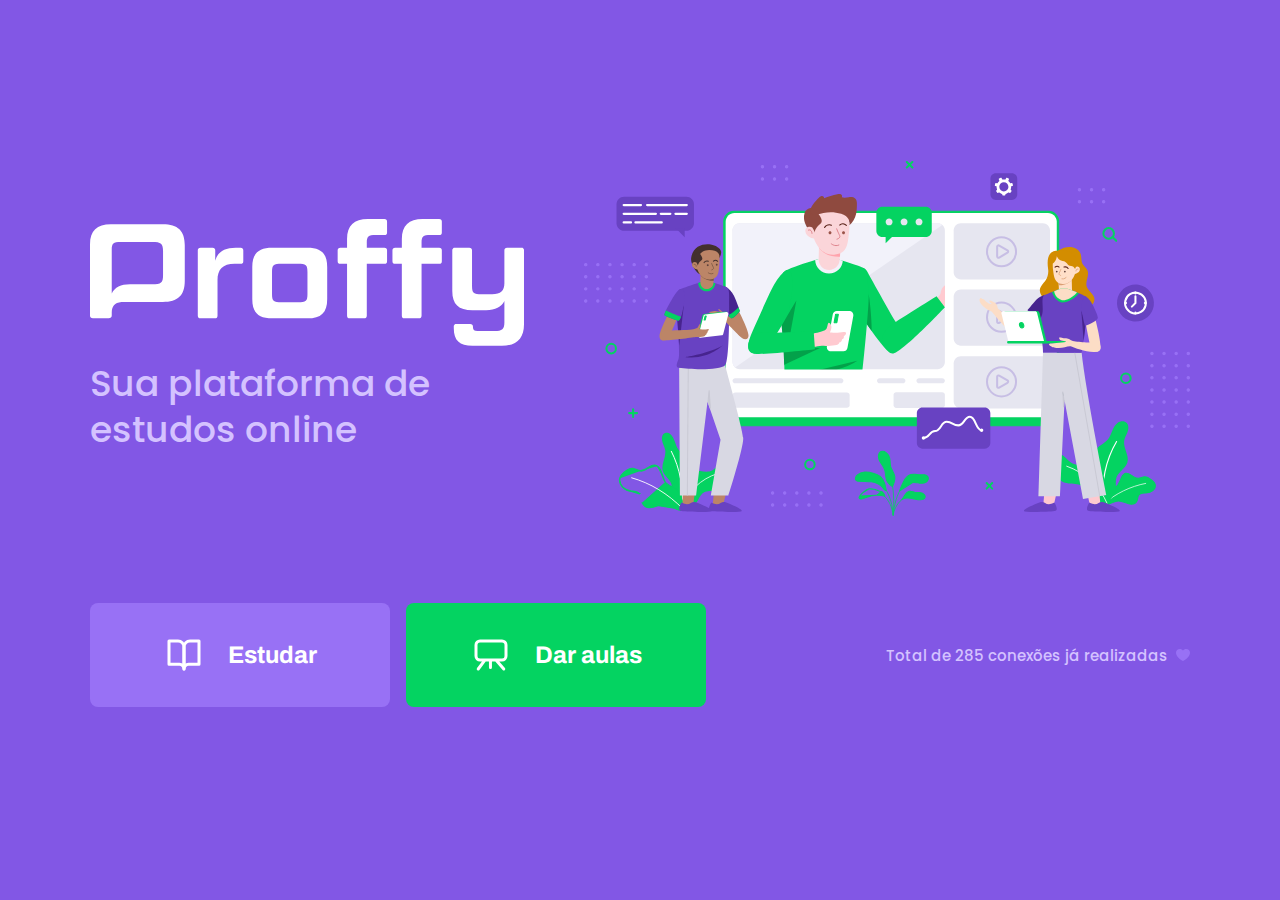
<file: index.html>
<!DOCTYPE html>
<html lang="pt-br">
  <head>
    <meta charset="UTF-8" />
    <meta http-equiv="X-UA-Compatible" content="IE=edge" />
    <meta name="viewport" content="width=device-width, initial-scale=1.0" />
    <meta name="theme-color" content="#8257E5" />
    <title>Proffy | Sua plataforma de estudos online</title>
    <link rel="shortcut icon" href="./images/favicon.png" type="image/x-icon" />

    <link rel="stylesheet" href="./styles/main.css" />
    <link rel="stylesheet" href="./styles/partials/page-landing.css" />
    <link rel="stylesheet" href="./styles/responsive.css" />
  </head>
  <body id="page-landing">
    <div id="container">
      <div class="logo-container">
        <img src="./images/logo.svg" alt="logo Proffy" />
        <h2>Sua plataforma de estudos online</h2>
      </div>

      <img
        class="hero-image"
        src="./images/landing.svg"
        alt="Plataforma de estudos"
      />

      <div class="buttons-container">
        <a class="study" href="./study.html">
          <img src="./images/icons/study.svg" alt="Estudar" />Estudar
        </a>
        <a class="give-classes" href="./give-classes.html">
          <img src="./images/icons/give-classes.svg" alt="Dar aulas" />Dar aulas
        </a>
      </div>

      <p class="total-connections">
        Total de 285 conexões já realizadas
        <img src="./images/icons/purple-heart.svg" alt="Coração roxo" />
      </p>
    </div>
  </body>
</html>
</file>
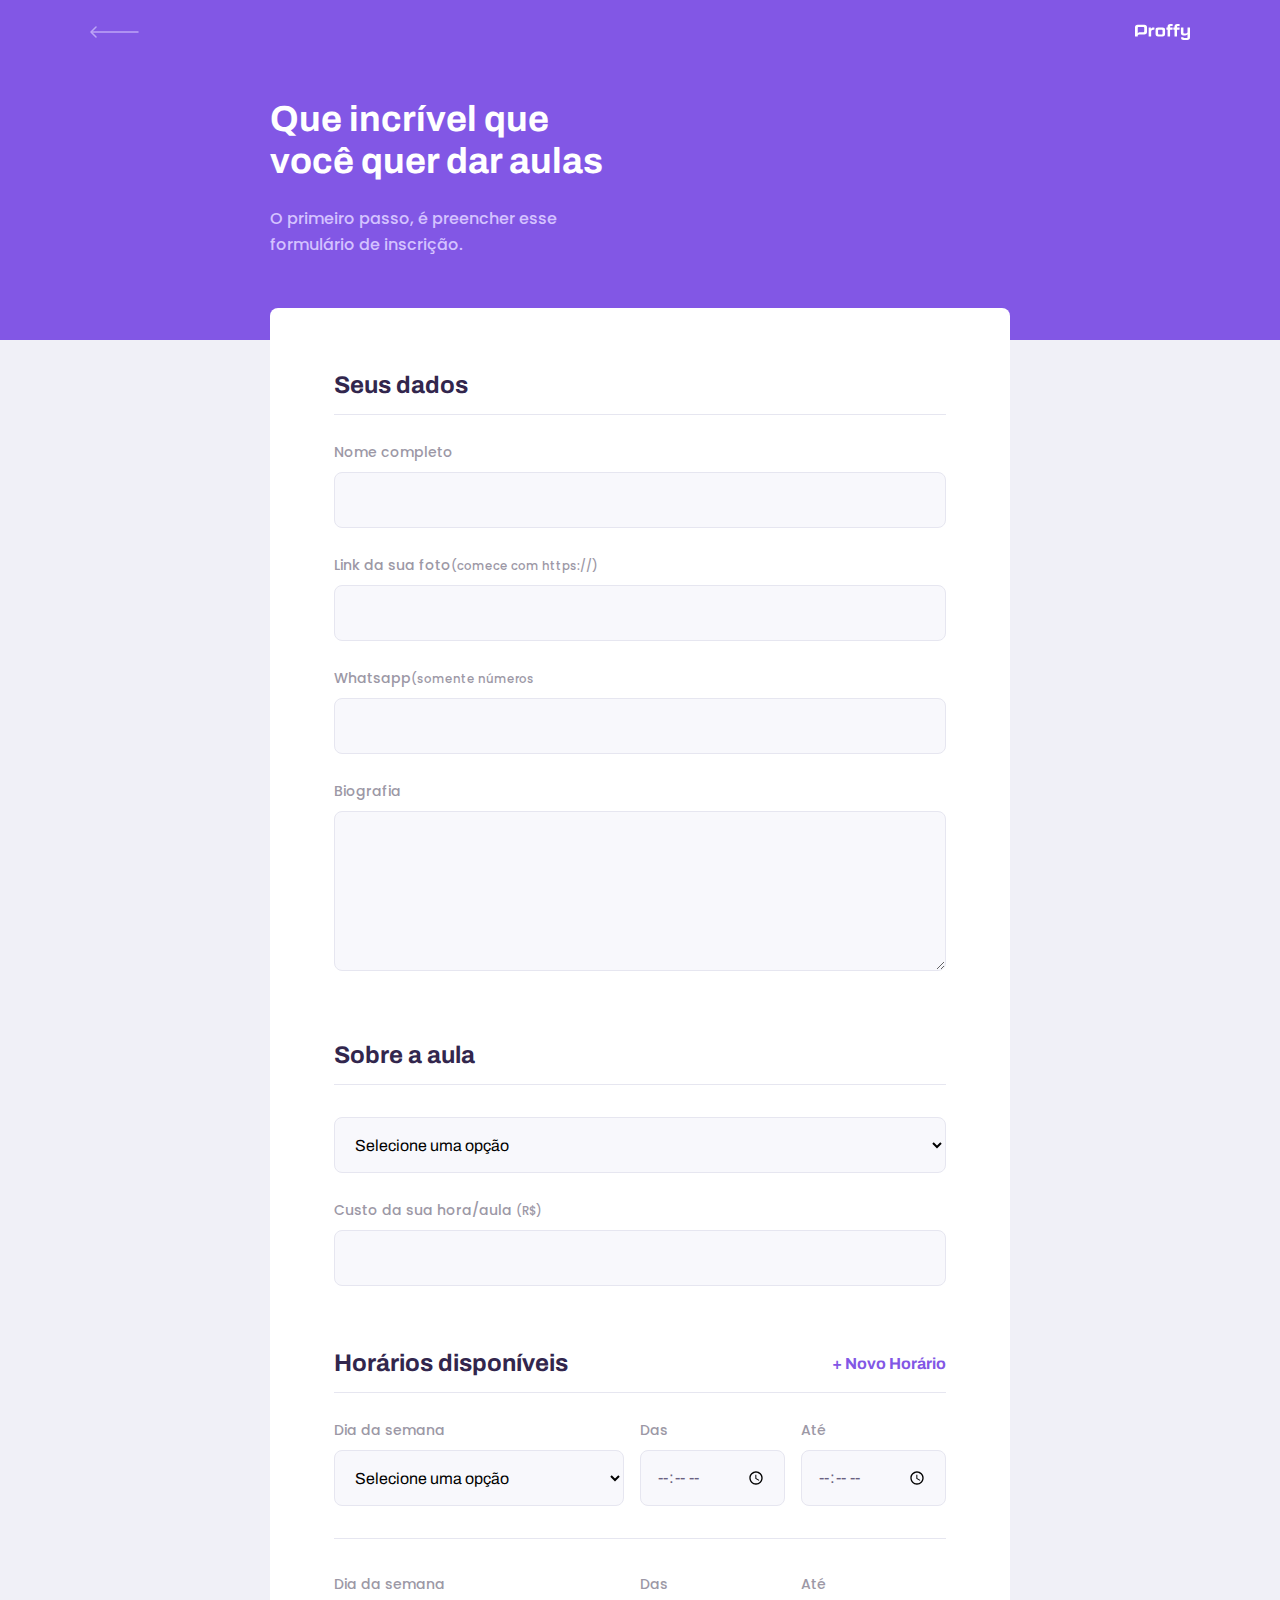
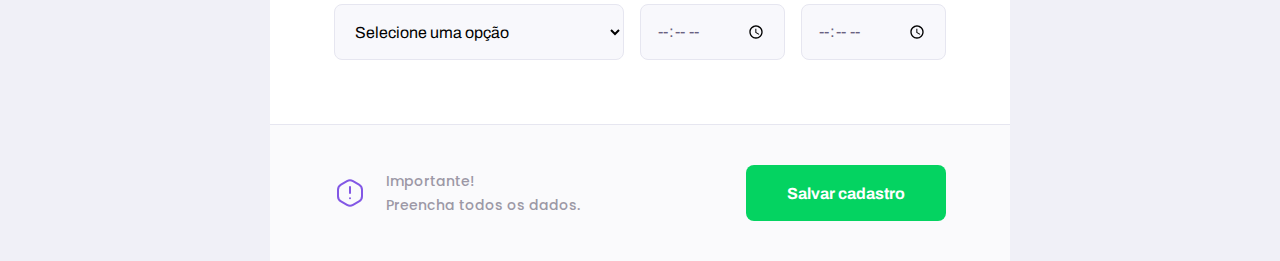
<file: give-classes.html>
<!DOCTYPE html>
<html lang="pt-br">
  <head>
    <meta charset="UTF-8" />
    <meta http-equiv="X-UA-Compatible" content="IE=edge" />
    <meta name="viewport" content="width=device-width, initial-scale=1.0" />
    <meta name="theme-color" content="#8257E5" />
    <title>Proffy | Sua plataforma de estudos online</title>
    <link rel="shortcut icon" href="./images/favicon.png" type="image/x-icon" />

    <link rel="stylesheet" href="./styles/main.css" />
    <link rel="stylesheet" href="./styles/partials/header.css" />
    <link rel="stylesheet" href="./styles/partials/page-give-classes.css" />
    <link rel="stylesheet" href="./styles/partials/forms.css">
    <link rel="stylesheet" href="./styles/responsive.css" />
  </head>

  <body id="page-give-classes">
    <div id="container">
      <header class="page-header">
        <div class="top-bar-container">
          <a href="./index.html">
            <img src="./images/icons/back.svg" alt="Voltar a home" />
          </a>
          <img src="./images/logo.svg" alt="Logo Proffy" />
        </div>

        <div class="header-content">
          <strong>Que incrível que você quer dar aulas</strong>
          <p>O primeiro passo, é preencher esse formulário de inscrição.</p>
        </div>
      </header>

      <main>
        <form action="" id="create-class">
          <fieldset>
            <legend>Seus dados</legend>
            <div class="input-block">
              <label for="name">Nome completo</label>
              <input type="text" name="name" id="name" required />
            </div>
            <div class="input-block">
              <label for="avatar">Link da sua foto<small>(comece com https://)</small></label>
              <input type="url" name="avatar" id="avatar" required />
            </div>
            <div class="input-block">
              <label for="whatsapp">Whatsapp<small>(somente números</small></label
              ><input type="number" name="whatsapp" id="whatsapp" required />
            </div>
            <div class="textarea-block">
              <label for="bio">Biografia</label>
              <textarea name="bio" id="bio" required></textarea></div>
          </fieldset>

          <fieldset>
            <legend>Sobre a aula</legend>
            <div class="select-block">
              <label for="subject"></label>
              <select name="subject" id="subject" required>
                <option value="">Selecione uma opção</option>
                <option value="1">Artes</option>
                <option value="2">Biologia</option>
                <option value="3">Ciências</option>
                <option value="4">Educação Física</option>
                <option value="5">Física</option>
                <option value="6">Geografia</option>
                <option value="7">História</option>
                <option value="8">Matemática</option>
                <option value="9">Português</option>
                <option value="10">Química</option>
              </select>
            </div>

            <div class="input-block">
              <label for="cost">Custo da sua hora/aula
                <small>(R$)</small>
              </label>
              <input type="number" name="cost" id="cost" required>
            </div>
          </fieldset>

          <fieldset id="schedule-items">
            <legend>Horários disponíveis
              <button id="add-time">+ Novo Horário</button>
            </legend>

            <div class="schedule-item">
              <div class="select-block">
                <label for="weekday">Dia da semana</label>
                <select name="weekday[]" id="weekday" required>
                  <option value="">Selecione uma opção</option>
                  <option value="0">Domingo</option>
                  <option value="1">Segunda-feira</option>
                  <option value="2">Terça-feira</option>
                  <option value="3">Quarta-feira</option>
                  <option value="4">Quinta-feira</option>
                  <option value="5">Sexta-feira</option>
                  <option value="6">Sábado</option>
                </select>
              </div>

              <div class="input-block">
                <label for="time_from">Das</label>
                <input type="time" name="time_from[]" required>
              </div>

              <div class="input-block">
                <label for="time_to">Até</label>
                <input type="time" name="time_to[]" required>
              </div>
            </div>

            <div class="schedule-item">
              <div class="select-block">
                <label for="weekday">Dia da semana</label>
                <select name="weekday[]" id="weekday" required>
                  <option value="">Selecione uma opção</option>
                  <option value="0">Domingo</option>
                  <option value="1">Segunda-feira</option>
                  <option value="2">Terça-feira</option>
                  <option value="3">Quarta-feira</option>
                  <option value="4">Quinta-feira</option>
                  <option value="5">Sexta-feira</option>
                  <option value="6">Sábado</option>
                </select>
              </div>

              <div class="input-block">
                <label for="time_from">Das</label>
                <input type="time" name="time_from[]" required>
              </div>

              <div class="input-block">
                <label for="time_to">Até</label>
                <input type="time" name="time_to[]" required>
              </div>
            </div>
          </fieldset>
        </form>

        <footer>
          <p>
            <img src="./images/icons/warning.svg" alt="Aviso importante">
            Importante! <br> Preencha todos os dados.
          </p>
          <button type="submit" form="create-class">Salvar cadastro</button>
        </footer>
      </main>
    </div>
  </body>
</html>
</file>
<file: styles/main.css>
@import url('https://fonts.googleapis.com/css2?family=Archivo:wght@400;600;700&family=Poppins:wght@400;600;700&display=swap');


:root {
  font-size: 60%;
  
  --background: #F0F0F7;
  --primary: #8257E5;
  --primary-light: #916BEA;
  --primary-lighter: #9871F5;
  --primary-dark: #774DD6;
  --primary-darker: #6842C2;
  --secondary: #04D361;
  --secondary-dark: #04BF58;

  --title-in-primary: #FFFFFF;
  --text-in-primary: #D4C2FF;
  --text-title: #32264D;
  --text-complement: #9C98A6;
  --text-base: #6A6180;
  
  --line-in-white: #E6E6F0;
  --input-background: #F8F8FC;
  --box-footer: #FAFAFC;
  --box-base: #FFFFFF;
  --button-text: #FFFFFF;
  --small-info: #C1BCCC;
}

* {
  box-sizing: border-box;
  margin: 0;
  padding: 0;
}

html,
body {
  height: 100vh;

}

body {
  background: var(--background);
  display: flex;
  align-items: center;
  justify-content: center;
}

body,
input,
button,
textarea {
  font-weight: 500;
  font-family: 'Poppins', sans-serif;
  font-size: 1.6rem;
  color: var(--text-base);
}

a {
  text-decoration: none;
}

#container {
  width: 90vw;
  max-width: 700px;
}
</file>
<file: styles/partials/page-landing.css>
:root {
  font-size: 40%;
}

#page-landing {
  background: var(--primary);
}

#page-landing #container {
  color: var(--text-in-primary);
}

.logo-container {
  text-align: center;
  margin-bottom: 3.2rem;
}

.logo-container img {
  height: 10rem;
}

.logo-container h2 {
  font-size: 3.6rem;
  line-height: 4.6rem;
  font-weight: 500;
  margin-top: 0.8rem;
}

.hero-image {
  width: 100%;
}

.buttons-container {
  display: flex;
  justify-content: center;
  margin: 3.2rem 0;
}

.buttons-container a {
  width: 30rem;
  height: 10.4rem;
  display: flex;
  align-items: center;
  justify-content: center;
  border-radius: 0.8rem;
  margin-right: 1.6rem;
  font: 700 2.4rem Archivo;
  color: var(--title-in-primary);
  transition: background 0.2s;
}

.buttons-container a.study {
  background: var(--primary-lighter);
}

.buttons-container a.study:hover {
  background: var(--primary-light);
}

.buttons-container a.give-classes {
  background: var(--secondary);
  margin-right: 0;
}

.buttons-container a.give-classes:hover {
  background: var(--secondary-dark);
}

.buttons-container a img {
  width: 4rem;
  margin-right: 2.4rem;
}

.total-connections {
  font-size: 1.8rem;
  display: flex;
  align-items: center;
  justify-content: center;
}

.total-connections img {
  margin-left: 0.8rem;
}
</file>
<file: styles/responsive.css>
@media (min-width: 700px) {
  :root {
    font-size: 62.5%;
  }

  #page-study #container {
    max-width: 100vw;
  }

  .page-header {
    height: 340px;
  }

  .page-header .top-bar-container {
    max-width: 1100px;
  }

  .page-header .header-content {
    max-width: 740px;
    display: flex;
    flex-direction: column;
    flex: 1 1;
    justify-content: center;
    margin: 0 auto;
    padding-bottom: 48px;
  }

  .page-header .header-content strong {
    max-width: 335px;
  }

  #search-teachers {
    display: grid;
    grid-template-columns: repeat(4, 1fr);
    gap: 16px;
    position: absolute;
    bottom: -28px;
  }

  #search-teachers .select-block,
  #search-teachers .input-block {
    margin-bottom: 0;
  }
  
  #page-study main {
    padding: 32px 0;
    max-width: 740px;
    margin: 0 auto;
  }

  .teacher-item header,
  .teacher-item footer {
    padding: 32px;
  }

  .teacher-item > p {
    padding: 0 32px;
  }

  .teacher-item footer p strong {
    display: initial;
    margin-left: 16px;
  }

  .teacher-item footer button {
    width: 245px;
    font-size: 16px;
    justify-content: center;
    font-weight: 600;
  }

  .teacher-item footer button img {
    margin-right: 16px;
  }

  #page-give-classes #container {
    max-width: 100vw;
  }

  #page-give-classes .page-header .header-content {
    margin-bottom: 0;
  }

  #page-give-classes main fieldset {
    padding: 0 64px;
  }

  #page-give-classes .schedule-item {
    display: grid;
    grid-template-columns: 2fr 1fr 1fr;
    column-gap: 1.6rem;
  }

  #page-give-classes #schedule-items .select-block+.input-block,
  #page-give-classes #schedule-items .input-block+.input-block {
    margin-top: 0;
  }

  #page-give-classes main footer {
    padding: 40px 64px;
    display: flex;
    align-items: center;
    justify-content: space-between;
  }

  #page-give-classes main footer button {
    margin-top: 0;
    width: 200px;
  }
}

@media (max-width: 699px) {
  :root {
    font-size: 40%;
  }
}

@media (min-width: 1100px) {
  #page-landing #container {
    max-width: 1100px;
    display: grid;
    grid-template-columns: 2fr 1fr 2fr;
    grid-template-rows: 350px 1fr;
    grid-template-areas: 
      "proffy image image"
      "button button text";
    gap: 60px;
  }

  .logo-container {
    grid-area: proffy;
    text-align: initial;
    align-self: center;
    margin: 0;
  }

  .logo-container img {
    height: 100%;
  }

  .hero-image {
    grid-area: image;
  }

  .buttons-container {
    grid-area: button;
    justify-content: flex-start;
  }

  .total-connections {
    grid-area: text;
    justify-self: end;
    font-size: 1.5rem;
  }
}
</file>
<file: styles/partials/header.css>
.page-header {
  background: var(--primary);
  display: flex;
  flex-direction: column;
}

.page-header .top-bar-container {
  width: 90%;
  display: flex;
  align-items: center;
  justify-content: space-between;
  margin: 0 auto;
  padding: 1.6rem 0;
}

.page-header .top-bar-container a {
  height: 3.2rem;
  transition: opacity 0.2s;
}

.page-header .top-bar-container a:hover {
  opacity: 0.6;
}

.page-header .top-bar-container > img {
  height: 1.6rem;
}

.page-header .header-content {
  width: 90%;
  margin: 3.2rem auto;
  position: relative;
}

.page-header .header-content strong {
  font: 700 3.6rem Archivo;
  line-height: 4.2rem;
  color: var(--title-in-primary);
}

.page-header .header-content p {
  max-width: 30rem;
  font-size: 1.6rem;
  line-height: 2.6rem;
  color: var(--text-in-primary);
  margin-top: 2.4rem;
}
</file>
<file: styles/partials/page-give-classes.css>
#page-give-classes #container {
  width: 100vw;
  height: 100vh;
}

#page-give-classes .page-header .header-content {
  margin-bottom: 6.4rem;
}

#page-give-classes main {
  width: 100%;
  max-width: 74rem;
  background: var(--box-base);
  border-radius: 0.8rem;
  margin: -3.2rem auto 3.2rem;
  padding-top: 6.4rem;
}

#page-give-classes fieldset {
  border: none;
  padding: 0 2.4rem;
}

#page-give-classes fieldset legend {
  font: 700 2.4rem Archivo;
  color: var(--text-title);
  margin-bottom: 2.4rem;
  display: flex;
  align-items: center;
  justify-content: space-between;
  width: 100%;
  padding-bottom: 1.6rem;
  border-bottom: 1px solid var(--line-in-white);
}

#page-give-classes fieldset legend button {
  background: none;
  border: 0;
  color: var(--primary);
  font: 700 1.6rem Archivo;
  cursor: pointer;
  transition: 0.2s;
}

#page-give-classes fieldset legend button:hover {
  color: var(--primary-dark);
}

#page-give-classes fieldset + fieldset {
  margin-top: 6.4rem;
}

#page-give-classes .input-block + .input-block,
#page-give-classes .input-block + .textarea-block,
#page-give-classes .select-block + .input-block {
  margin-top: 2.4rem;
}

#page-give-classes .schedule-item+.schedule-item {
  border-top: 1px solid var(--line-in-white);
  margin-top: 3.2rem;
  padding-top: 3.2rem;
}

#page-give-classes main footer {
  padding: 4rem 2.4rem;
  background: var(--box-footer);
  border-top: 1px solid var(--line-in-white);
  margin-top: 6.4rem;
}

#page-give-classes main footer p {
  display: flex;
  align-items: center;
  justify-content: center;
  font-size: 1.4rem;
  line-height: 2.4rem;
  color: var(--text-complement);
}

#page-give-classes main footer p img {
  margin-right: 2rem;
}

#page-give-classes main footer button {
  width: 100%;
  height: 5.6rem;
  background: var(--secondary);
  color: var(--button-text);
  border: 0;
  border-radius: 0.8rem;
  cursor: pointer;
  font: 700 1.6rem Archivo;
  display: flex;
  align-items: center;
  justify-content: center;
  text-decoration: none;
  transition: 0.2s;
  margin-top: 3.2rem;
}

#page-give-classes main footer button:hover {
  background: var(--secondary-dark);
}
</file>
<file: styles/partials/forms.css>
.input-block,
.select-block,
.textarea-block {
  position: relative;
}

.input-block label,
.select-block label,
.textarea-block label {
  font-size: 1.4rem;
  color: var(--text-complement);
}

.input-block input,
.select-block select,
.textarea-block textarea {
  width: 100%;
  height: 5.6rem;
  margin-top: 0.8rem;
  border-radius: 0.8rem;
  background: var(--input-background);
  border: 1px solid var(--line-in-white);
  outline: 0;
  padding: 0 1.6rem;
  font: 1.6rem Archivo;
}

.input-block:focus-within::after,
.select-block:focus-within::after,
.textarea-block:focus-within::after {
  content: '';
  width: calc(100% - 3.2rem);
  height: 2px;
  background: var(--primary-light);
  position: absolute;
  left: 1.6rem;
  bottom: 0;
}

.textarea-block textarea {
  height: 16rem;
  padding: 1.2rem 1.6rem;
  resize: vertical;
}
</file>
